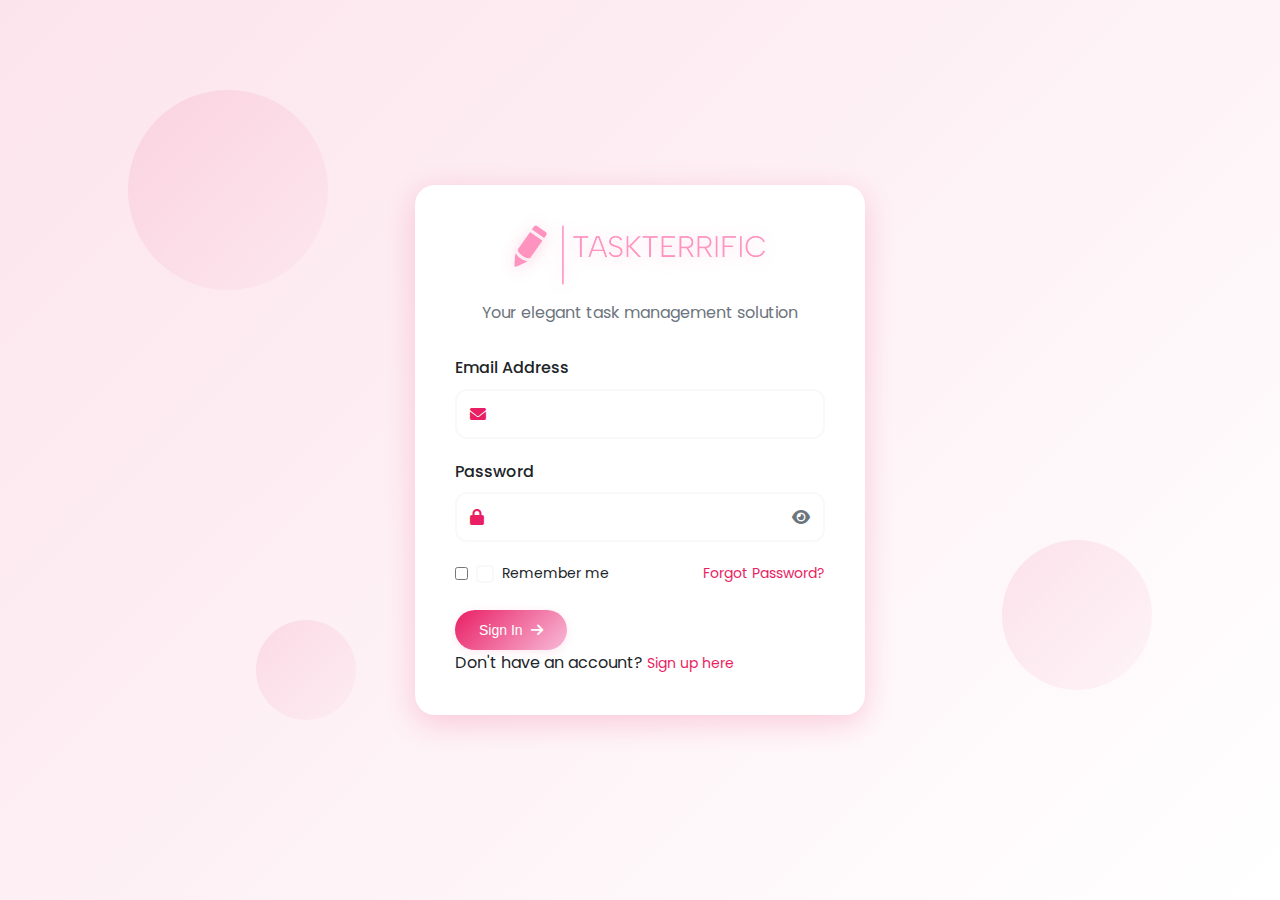
<file: index.html>
<!DOCTYPE html>
<html lang="en">
<head>
    <meta charset="UTF-8">
    <meta name="viewport" content="width=device-width, initial-scale=1.0">
    <title>Taskterrific - Login</title>
    <link rel="stylesheet" href="styles.css">
    <link href="https://fonts.googleapis.com/css2?family=Poppins:wght@300;400;500;600;700&display=swap" rel="stylesheet">
    <link rel="stylesheet" href="https://cdnjs.cloudflare.com/ajax/libs/font-awesome/6.0.0/css/all.min.css">
</head>
<body>
    <div class="login-container">
        <div class="login-card">
            <div class="login-header">
                <div class="logo-container">
                    <img src="taskterrific-high-resolution-logo-transparent.png" alt="Taskterrific" class="logo-image">
                </div>
                <p class="subtitle">Your elegant task management solution</p>
            </div>
            
            <form class="login-form" id="loginForm">
                <div class="form-group">
                    <label for="email">Email Address</label>
                    <div class="input-wrapper">
                        <i class="fas fa-envelope"></i>
                        <input type="email" id="email" name="email" required>
                    </div>
                </div>
                
                <div class="form-group">
                    <label for="password">Password</label>
                    <div class="input-wrapper">
                        <i class="fas fa-lock"></i>
                        <input type="password" id="password" name="password" required>
                        <i class="fas fa-eye toggle-password" onclick="togglePassword('password')"></i>
                    </div>
                </div>
                
                <div class="form-options">
                    <label class="remember-me">
                        <input type="checkbox" id="remember">
                        <span class="checkmark"></span>
                        Remember me
                    </label>
                    <a href="#" class="forgot-password">Forgot Password?</a>
                </div>
                
                <button type="submit" class="btn-primary">
                    <span>Sign In</span>
                    <i class="fas fa-arrow-right"></i>
                </button>
            </form>
            
            <div class="login-footer">
                <p>Don't have an account? <a href="signup.html" class="signup-link">Sign up here</a></p>
            </div>
        </div>
        
        <div class="background-decoration">
            <div class="circle circle-1"></div>
            <div class="circle circle-2"></div>
            <div class="circle circle-3"></div>
        </div>
    </div>
    
    <script src="script.js"></script>
</body>
</html>
</file>
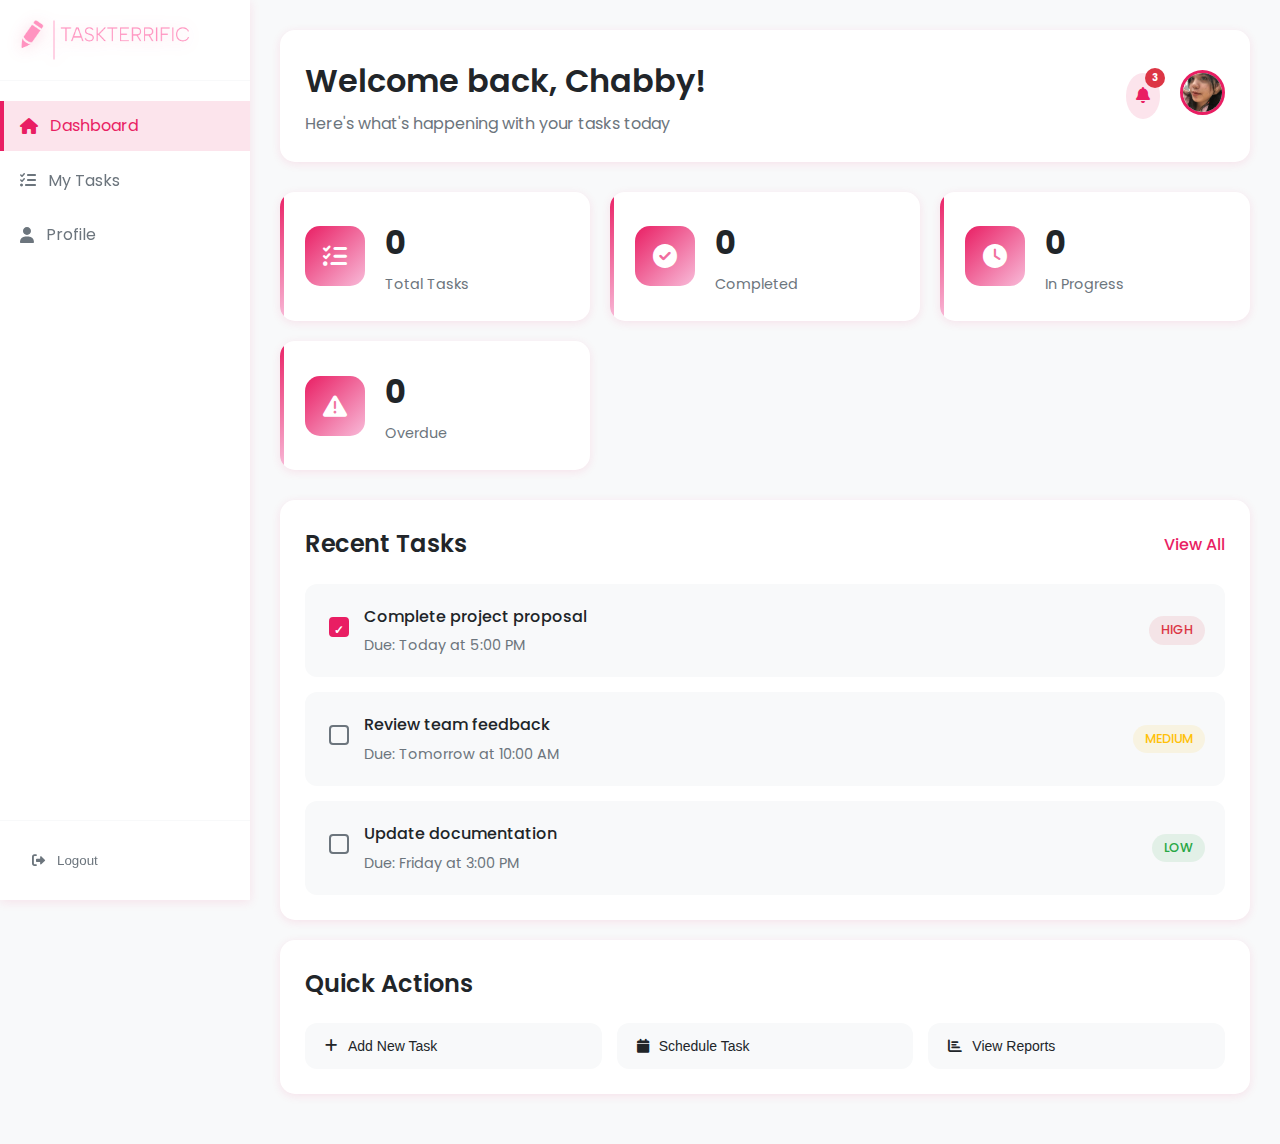
<file: dashboard.html>
<!DOCTYPE html>
<html lang="en">
<head>
    <meta charset="UTF-8">
    <meta name="viewport" content="width=device-width, initial-scale=1.0">
    <title>Taskterrific - Dashboard</title>
    <link rel="stylesheet" href="styles.css">
    <link href="https://fonts.googleapis.com/css2?family=Poppins:wght@300;400;500;600;700&display=swap" rel="stylesheet">
    <link rel="stylesheet" href="https://cdnjs.cloudflare.com/ajax/libs/font-awesome/6.0.0/css/all.min.css">
</head>
<body>
    <div class="dashboard-container">
        <!-- Sidebar -->
        <nav class="sidebar">
            <div class="sidebar-header">
                <div class="logo-container">
                    <img src="taskterrific-high-resolution-logo-transparent.png" alt="Taskterrific" class="logo-image">
                </div>
            </div>
            
            <ul class="nav-menu">
                <li class="nav-item active">
                    <a href="dashboard.html" class="nav-link">
                        <i class="fas fa-home"></i>
                        <span>Dashboard</span>
                    </a>
                </li>
                <li class="nav-item">
                    <a href="my-tasks.html" class="nav-link">
                        <i class="fas fa-tasks"></i>
                        <span>My Tasks</span>
                    </a>
                </li>
                <li class="nav-item">
                    <a href="profile.html" class="nav-link">
                        <i class="fas fa-user"></i>
                        <span>Profile</span>
                    </a>
                </li>
            </ul>
            
            <div class="sidebar-footer">
                <button class="logout-btn" onclick="logout()">
                    <i class="fas fa-sign-out-alt"></i>
                    <span>Logout</span>
                </button>
            </div>
        </nav>
        
        <!-- Main Content -->
        <main class="main-content">
            <header class="main-header">
                <div class="header-left">
                    <h1>Welcome back, Chabby!</h1>
                    <p>Here's what's happening with your tasks today</p>
                </div>
                <div class="header-right">
                    <div class="notification-bell">
                        <i class="fas fa-bell"></i>
                        <span class="notification-badge">3</span>
                    </div>
                    <div class="user-avatar" onclick="window.location.href='profile.html'">
                        <img src="chabby.jpg" alt="Profile" class="avatar-img">
                    </div>
                </div>
            </header>
            
            <!-- Stats Cards -->
            <div class="stats-grid">
                <div class="stat-card">
                    <div class="stat-icon">
                        <i class="fas fa-tasks"></i>
                    </div>
                    <div class="stat-content">
                        <h3>12</h3>
                        <p>Total Tasks</p>
                    </div>
                </div>
                
                <div class="stat-card">
                    <div class="stat-icon">
                        <i class="fas fa-check-circle"></i>
                    </div>
                    <div class="stat-content">
                        <h3>8</h3>
                        <p>Completed</p>
                    </div>
                </div>
                
                <div class="stat-card">
                    <div class="stat-icon">
                        <i class="fas fa-clock"></i>
                    </div>
                    <div class="stat-content">
                        <h3>3</h3>
                        <p>In Progress</p>
                    </div>
                </div>
                
                <div class="stat-card">
                    <div class="stat-icon">
                        <i class="fas fa-exclamation-triangle"></i>
                    </div>
                    <div class="stat-content">
                        <h3>1</h3>
                        <p>Overdue</p>
                    </div>
                </div>
            </div>
            
            <!-- Recent Tasks -->
            <div class="content-section">
                <div class="section-header">
                    <h2>Recent Tasks</h2>
                    <a href="my-tasks.html" class="view-all-btn">View All</a>
                </div>
                
                <div class="tasks-list">
                    <div class="task-item">
                        <div class="task-checkbox">
                            <input type="checkbox" id="task1" checked>
                            <label for="task1"></label>
                        </div>
                        <div class="task-content">
                            <h4>Complete project proposal</h4>
                            <p>Due: Today at 5:00 PM</p>
                        </div>
                        <div class="task-priority high">High</div>
                    </div>
                    
                    <div class="task-item">
                        <div class="task-checkbox">
                            <input type="checkbox" id="task2">
                            <label for="task2"></label>
                        </div>
                        <div class="task-content">
                            <h4>Review team feedback</h4>
                            <p>Due: Tomorrow at 10:00 AM</p>
                        </div>
                        <div class="task-priority medium">Medium</div>
                    </div>
                    
                    <div class="task-item">
                        <div class="task-checkbox">
                            <input type="checkbox" id="task3">
                            <label for="task3"></label>
                        </div>
                        <div class="task-content">
                            <h4>Update documentation</h4>
                            <p>Due: Friday at 3:00 PM</p>
                        </div>
                        <div class="task-priority low">Low</div>
                    </div>
                </div>
            </div>
            
            <!-- Quick Actions -->
            <div class="content-section">
                <div class="section-header">
                    <h2>Quick Actions</h2>
                </div>
                
                <div class="quick-actions">
                    <button class="action-btn" onclick="window.location.href='my-tasks.html'">
                        <i class="fas fa-plus"></i>
                        <span>Add New Task</span>
                    </button>
                    <button class="action-btn">
                        <i class="fas fa-calendar"></i>
                        <span>Schedule Task</span>
                    </button>
                    <button class="action-btn">
                        <i class="fas fa-chart-bar"></i>
                        <span>View Reports</span>
                    </button>
                </div>
            </div>
        </main>
    </div>
    
    <script src="script.js"></script>
</body>
</html>
</file>
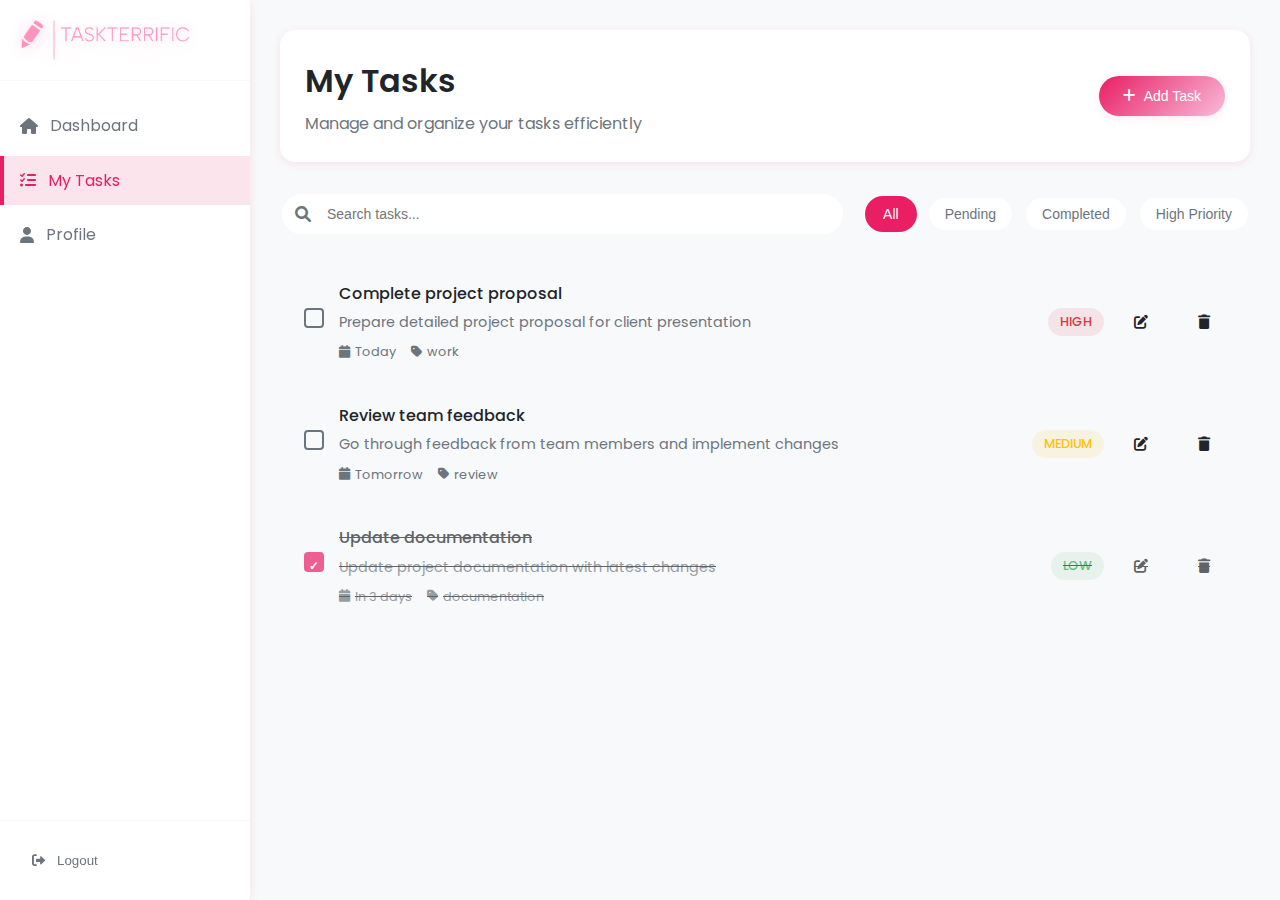
<file: my-tasks.html>
<!DOCTYPE html>
<html lang="en">
<head>
    <meta charset="UTF-8">
    <meta name="viewport" content="width=device-width, initial-scale=1.0">
    <title>Taskterrific - My Tasks</title>
    <link rel="stylesheet" href="styles.css">
    <link href="https://fonts.googleapis.com/css2?family=Poppins:wght@300;400;500;600;700&display=swap" rel="stylesheet">
    <link rel="stylesheet" href="https://cdnjs.cloudflare.com/ajax/libs/font-awesome/6.0.0/css/all.min.css">
</head>
<body>
    <div class="dashboard-container">
        <!-- Sidebar -->
        <nav class="sidebar">
            <div class="sidebar-header">
                <div class="logo-container">
                    <img src="taskterrific-high-resolution-logo-transparent.png" alt="Taskterrific" class="logo-image">
                </div>
            </div>
            
            <ul class="nav-menu">
                <li class="nav-item">
                    <a href="dashboard.html" class="nav-link">
                        <i class="fas fa-home"></i>
                        <span>Dashboard</span>
                    </a>
                </li>
                <li class="nav-item active">
                    <a href="my-tasks.html" class="nav-link">
                        <i class="fas fa-tasks"></i>
                        <span>My Tasks</span>
                    </a>
                </li>
                <li class="nav-item">
                    <a href="profile.html" class="nav-link">
                        <i class="fas fa-user"></i>
                        <span>Profile</span>
                    </a>
                </li>
            </ul>
            
            <div class="sidebar-footer">
                <button class="logout-btn" onclick="logout()">
                    <i class="fas fa-sign-out-alt"></i>
                    <span>Logout</span>
                </button>
            </div>
        </nav>
        
        <!-- Main Content -->
        <main class="main-content">
            <header class="main-header">
                <div class="header-left">
                    <h1>My Tasks</h1>
                    <p>Manage and organize your tasks efficiently</p>
                </div>
                <div class="header-right">
                    <button class="btn-primary" onclick="openAddTaskModal()">
                        <i class="fas fa-plus"></i>
                        <span>Add Task</span>
                    </button>
                </div>
            </header>
            
            <!-- Filter and Search -->
            <div class="tasks-controls">
                <div class="search-box">
                    <i class="fas fa-search"></i>
                    <input type="text" placeholder="Search tasks..." id="searchInput">
                </div>
                
                <div class="filter-buttons">
                    <button class="filter-btn active" data-filter="all">All</button>
                    <button class="filter-btn" data-filter="pending">Pending</button>
                    <button class="filter-btn" data-filter="completed">Completed</button>
                    <button class="filter-btn" data-filter="high">High Priority</button>
                </div>
            </div>
            
            <!-- Tasks List -->
            <div class="tasks-container">
                <div class="task-item" data-priority="high" data-status="pending">
                    <div class="task-checkbox">
                        <input type="checkbox" id="task1" onchange="toggleTask(this)">
                        <label for="task1"></label>
                    </div>
                    <div class="task-content">
                        <h4>Complete project proposal</h4>
                        <p>Prepare detailed project proposal for client presentation</p>
                        <div class="task-meta">
                            <span class="task-date"><i class="fas fa-calendar"></i> Today, 5:00 PM</span>
                            <span class="task-category"><i class="fas fa-tag"></i> Work</span>
                        </div>
                    </div>
                    <div class="task-actions">
                        <div class="task-priority high">High</div>
                        <button class="action-btn" onclick="editTask(1)">
                            <i class="fas fa-edit"></i>
                        </button>
                        <button class="action-btn delete" onclick="deleteTask(1)">
                            <i class="fas fa-trash"></i>
                        </button>
                    </div>
                </div>
                
                <div class="task-item" data-priority="medium" data-status="pending">
                    <div class="task-checkbox">
                        <input type="checkbox" id="task2" onchange="toggleTask(this)">
                        <label for="task2"></label>
                    </div>
                    <div class="task-content">
                        <h4>Review team feedback</h4>
                        <p>Go through feedback from team members and implement changes</p>
                        <div class="task-meta">
                            <span class="task-date"><i class="fas fa-calendar"></i> Tomorrow, 10:00 AM</span>
                            <span class="task-category"><i class="fas fa-tag"></i> Review</span>
                        </div>
                    </div>
                    <div class="task-actions">
                        <div class="task-priority medium">Medium</div>
                        <button class="action-btn" onclick="editTask(2)">
                            <i class="fas fa-edit"></i>
                        </button>
                        <button class="action-btn delete" onclick="deleteTask(2)">
                            <i class="fas fa-trash"></i>
                        </button>
                    </div>
                </div>
                
                <div class="task-item" data-priority="low" data-status="completed">
                    <div class="task-checkbox">
                        <input type="checkbox" id="task3" checked onchange="toggleTask(this)">
                        <label for="task3"></label>
                    </div>
                    <div class="task-content">
                        <h4>Update documentation</h4>
                        <p>Update project documentation with latest changes</p>
                        <div class="task-meta">
                            <span class="task-date"><i class="fas fa-calendar"></i> Friday, 3:00 PM</span>
                            <span class="task-category"><i class="fas fa-tag"></i> Documentation</span>
                        </div>
                    </div>
                    <div class="task-actions">
                        <div class="task-priority low">Low</div>
                        <button class="action-btn" onclick="editTask(3)">
                            <i class="fas fa-edit"></i>
                        </button>
                        <button class="action-btn delete" onclick="deleteTask(3)">
                            <i class="fas fa-trash"></i>
                        </button>
                    </div>
                </div>
            </div>
        </main>
    </div>
    
    <!-- Add/Edit Task Modal -->
    <div class="modal" id="taskModal">
        <div class="modal-content">
            <div class="modal-header">
                <h3 id="modalTitle">Add New Task</h3>
                <button class="close-btn" onclick="closeTaskModal()">
                    <i class="fas fa-times"></i>
                </button>
            </div>
            
            <form class="modal-form" id="taskForm">
                <div class="form-group">
                    <label for="taskTitle">Task Title</label>
                    <input type="text" id="taskTitle" name="title" required>
                </div>
                
                <div class="form-group">
                    <label for="taskDescription">Description</label>
                    <textarea id="taskDescription" name="description" rows="3"></textarea>
                </div>
                
                <div class="form-row">
                    <div class="form-group">
                        <label for="taskPriority">Priority</label>
                        <select id="taskPriority" name="priority">
                            <option value="low">Low</option>
                            <option value="medium">Medium</option>
                            <option value="high">High</option>
                        </select>
                    </div>
                    
                    <div class="form-group">
                        <label for="taskCategory">Category</label>
                        <select id="taskCategory" name="category">
                            <option value="work">Work</option>
                            <option value="personal">Personal</option>
                            <option value="review">Review</option>
                            <option value="documentation">Documentation</option>
                        </select>
                    </div>
                </div>
                
                <div class="form-group">
                    <label for="taskDate">Due Date</label>
                    <input type="datetime-local" id="taskDate" name="dueDate">
                </div>
                
                <div class="modal-actions">
                    <button type="button" class="btn-secondary" onclick="closeTaskModal()">Cancel</button>
                    <button type="submit" class="btn-primary">Save Task</button>
                </div>
            </form>
        </div>
    </div>
    
    <script src="script.js"></script>
</body>
</html>
</file>
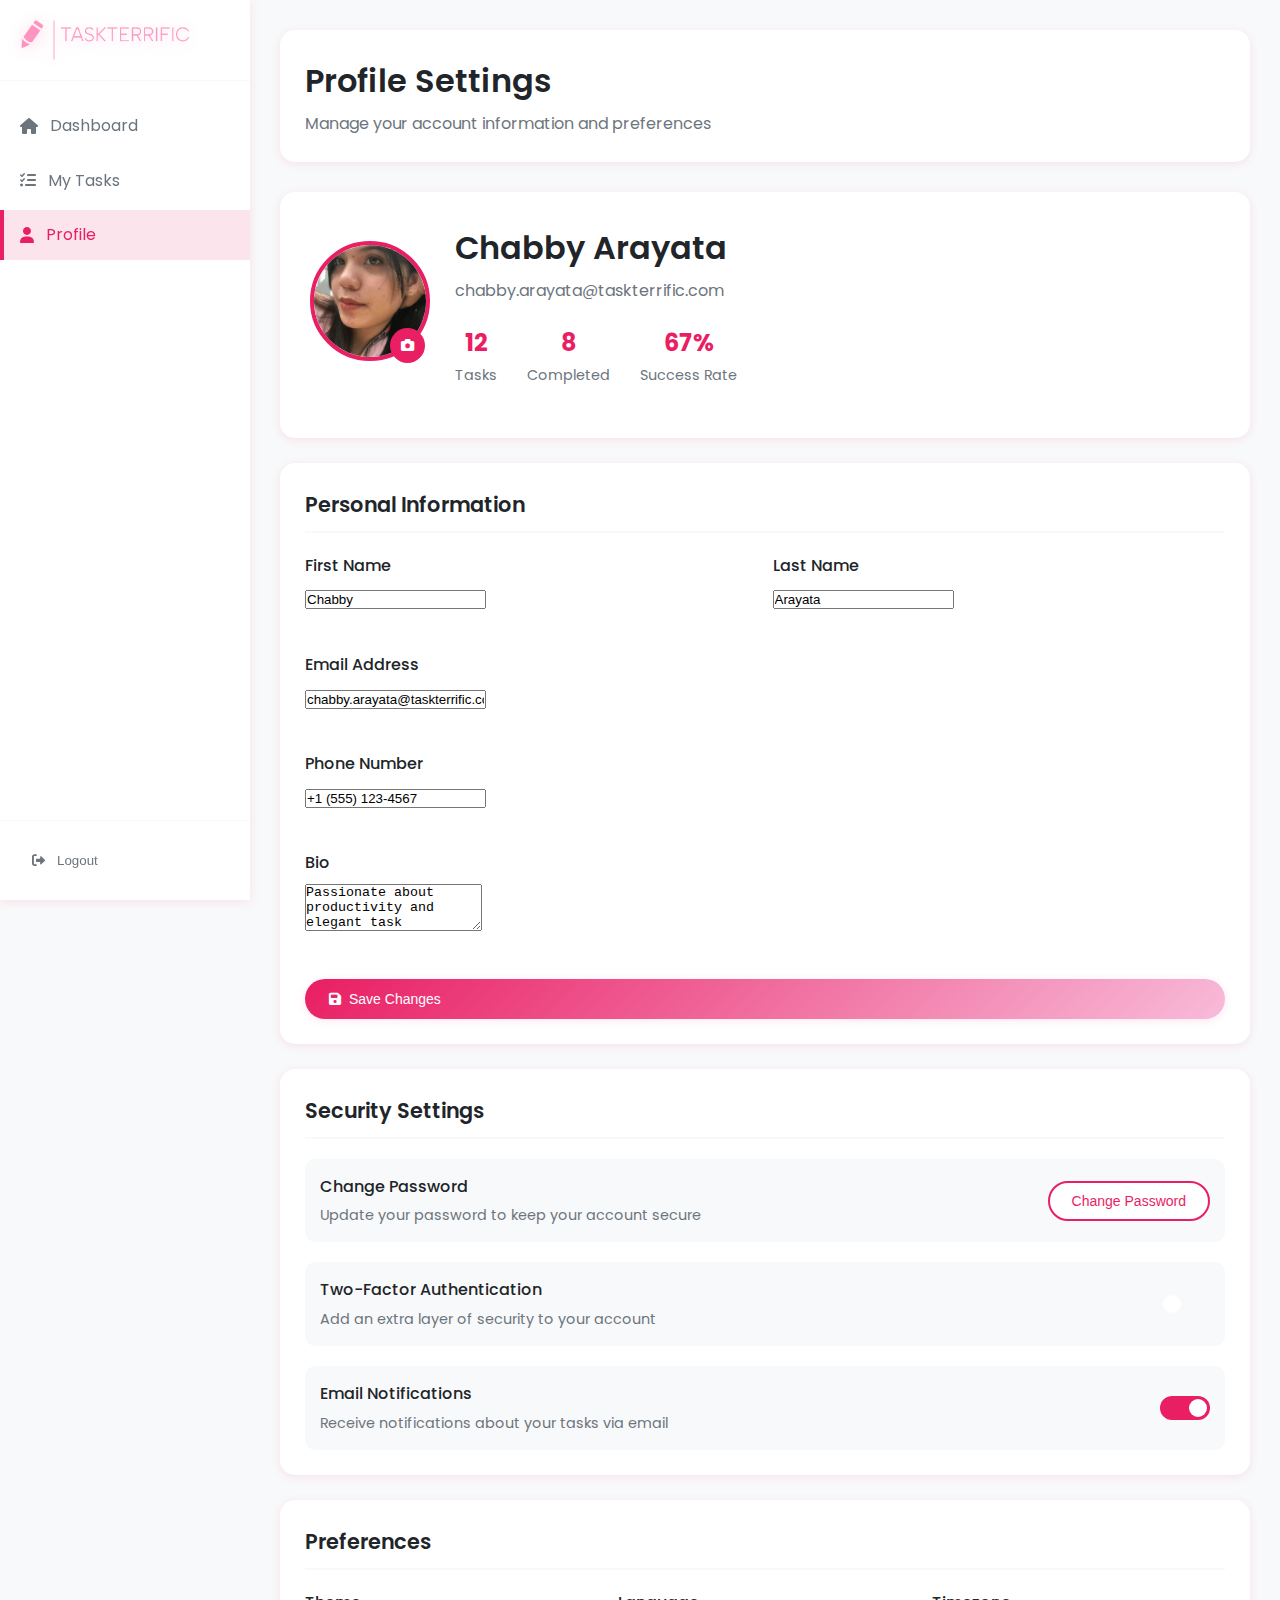
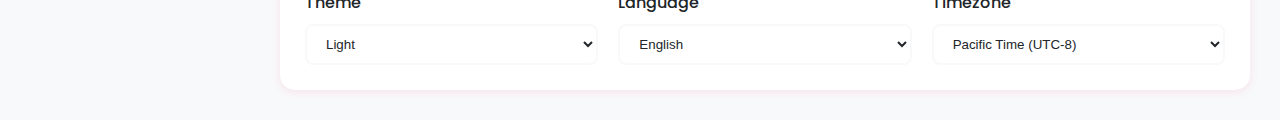
<file: profile.html>
<!DOCTYPE html>
<html lang="en">
<head>
    <meta charset="UTF-8">
    <meta name="viewport" content="width=device-width, initial-scale=1.0">
    <title>Taskterrific - Profile</title>
    <link rel="stylesheet" href="styles.css">
    <link href="https://fonts.googleapis.com/css2?family=Poppins:wght@300;400;500;600;700&display=swap" rel="stylesheet">
    <link rel="stylesheet" href="https://cdnjs.cloudflare.com/ajax/libs/font-awesome/6.0.0/css/all.min.css">
</head>
<body>
    <div class="dashboard-container">
        <!-- Sidebar -->
        <nav class="sidebar">
            <div class="sidebar-header">
                <div class="logo-container">
                    <img src="taskterrific-high-resolution-logo-transparent.png" alt="Taskterrific" class="logo-image">
                </div>
            </div>
            
            <ul class="nav-menu">
                <li class="nav-item">
                    <a href="dashboard.html" class="nav-link">
                        <i class="fas fa-home"></i>
                        <span>Dashboard</span>
                    </a>
                </li>
                <li class="nav-item">
                    <a href="my-tasks.html" class="nav-link">
                        <i class="fas fa-tasks"></i>
                        <span>My Tasks</span>
                    </a>
                </li>
                <li class="nav-item active">
                    <a href="profile.html" class="nav-link">
                        <i class="fas fa-user"></i>
                        <span>Profile</span>
                    </a>
                </li>
            </ul>
            
            <div class="sidebar-footer">
                <button class="logout-btn" onclick="logout()">
                    <i class="fas fa-sign-out-alt"></i>
                    <span>Logout</span>
                </button>
            </div>
        </nav>
        
        <!-- Main Content -->
        <main class="main-content">
            <header class="main-header">
                <div class="header-left">
                    <h1>Profile Settings</h1>
                    <p>Manage your account information and preferences</p>
                </div>
            </header>
            
            <div class="profile-container">
                <!-- Profile Card -->
                <div class="profile-card">
                    <div class="profile-header">
                        <div class="profile-avatar">
                            <img src="chabby.jpg" alt="Chabby Arayata" class="avatar-img">
                            <button class="avatar-edit-btn" onclick="changeAvatar()">
                                <i class="fas fa-camera"></i>
                            </button>
                        </div>
                        <div class="profile-info">
                            <h2>Chabby Arayata</h2>
                            <p class="profile-email">chabby.arayata@taskterrific.com</p>
                            <div class="profile-stats">
                                <div class="stat">
                                    <span class="stat-number">12</span>
                                    <span class="stat-label">Tasks</span>
                                </div>
                                <div class="stat">
                                    <span class="stat-number">8</span>
                                    <span class="stat-label">Completed</span>
                                </div>
                                <div class="stat">
                                    <span class="stat-number">67%</span>
                                    <span class="stat-label">Success Rate</span>
                                </div>
                            </div>
                        </div>
                    </div>
                </div>
                
                <!-- Profile Settings -->
                <div class="settings-section">
                    <h3>Personal Information</h3>
                    <form class="profile-form" id="profileForm">
                        <div class="form-row">
                            <div class="form-group">
                                <label for="firstName">First Name</label>
                                <input type="text" id="firstName" name="firstName" value="Chabby" required>
                            </div>
                            <div class="form-group">
                                <label for="lastName">Last Name</label>
                                <input type="text" id="lastName" name="lastName" value="Arayata" required>
                            </div>
                        </div>
                        
                        <div class="form-group">
                            <label for="email">Email Address</label>
                            <input type="email" id="email" name="email" value="chabby.arayata@taskterrific.com" required>
                        </div>
                        
                        <div class="form-group">
                            <label for="phone">Phone Number</label>
                            <input type="tel" id="phone" name="phone" value="+1 (555) 123-4567">
                        </div>
                        
                        <div class="form-group">
                            <label for="bio">Bio</label>
                            <textarea id="bio" name="bio" rows="3" placeholder="Tell us about yourself...">Passionate about productivity and elegant task management. Always striving to stay organized and efficient in both personal and professional life.</textarea>
                        </div>
                        
                        <button type="submit" class="btn-primary">
                            <i class="fas fa-save"></i>
                            <span>Save Changes</span>
                        </button>
                    </form>
                </div>
                
                <!-- Security Settings -->
                <div class="settings-section">
                    <h3>Security Settings</h3>
                    <div class="security-options">
                        <div class="security-item">
                            <div class="security-info">
                                <h4>Change Password</h4>
                                <p>Update your password to keep your account secure</p>
                            </div>
                            <button class="btn-secondary" onclick="openChangePasswordModal()">
                                Change Password
                            </button>
                        </div>
                        
                        <div class="security-item">
                            <div class="security-info">
                                <h4>Two-Factor Authentication</h4>
                                <p>Add an extra layer of security to your account</p>
                            </div>
                            <label class="toggle-switch">
                                <input type="checkbox" id="twoFactor">
                                <span class="slider"></span>
                            </label>
                        </div>
                        
                        <div class="security-item">
                            <div class="security-info">
                                <h4>Email Notifications</h4>
                                <p>Receive notifications about your tasks via email</p>
                            </div>
                            <label class="toggle-switch">
                                <input type="checkbox" id="emailNotifications" checked>
                                <span class="slider"></span>
                            </label>
                        </div>
                    </div>
                </div>
                
                <!-- Preferences -->
                <div class="settings-section">
                    <h3>Preferences</h3>
                    <div class="preferences-grid">
                        <div class="preference-item">
                            <label for="theme">Theme</label>
                            <select id="theme" name="theme">
                                <option value="light">Light</option>
                                <option value="dark">Dark</option>
                                <option value="auto">Auto</option>
                            </select>
                        </div>
                        
                        <div class="preference-item">
                            <label for="language">Language</label>
                            <select id="language" name="language">
                                <option value="en">English</option>
                                <option value="es">Spanish</option>
                                <option value="fr">French</option>
                            </select>
                        </div>
                        
                        <div class="preference-item">
                            <label for="timezone">Timezone</label>
                            <select id="timezone" name="timezone">
                                <option value="UTC-8">Pacific Time (UTC-8)</option>
                                <option value="UTC-5">Eastern Time (UTC-5)</option>
                                <option value="UTC+0">UTC</option>
                            </select>
                        </div>
                    </div>
                </div>
            </div>
        </main>
    </div>
    
    <!-- Change Password Modal -->
    <div class="modal" id="passwordModal">
        <div class="modal-content">
            <div class="modal-header">
                <h3>Change Password</h3>
                <button class="close-btn" onclick="closePasswordModal()">
                    <i class="fas fa-times"></i>
                </button>
            </div>
            
            <form class="modal-form" id="passwordForm">
                <div class="form-group">
                    <label for="currentPassword">Current Password</label>
                    <div class="input-wrapper">
                        <i class="fas fa-lock"></i>
                        <input type="password" id="currentPassword" name="currentPassword" required>
                        <i class="fas fa-eye toggle-password" onclick="togglePassword('currentPassword')"></i>
                    </div>
                </div>
                
                <div class="form-group">
                    <label for="newPassword">New Password</label>
                    <div class="input-wrapper">
                        <i class="fas fa-lock"></i>
                        <input type="password" id="newPassword" name="newPassword" required>
                        <i class="fas fa-eye toggle-password" onclick="togglePassword('newPassword')"></i>
                    </div>
                    <div class="password-requirements">
                        <div class="requirement" id="new-length-req">
                            <i class="fas fa-times"></i>
                            <span>At least 8 characters</span>
                        </div>
                        <div class="requirement" id="new-capital-req">
                            <i class="fas fa-times"></i>
                            <span>One uppercase letter</span>
                        </div>
                        <div class="requirement" id="new-symbol-req">
                            <i class="fas fa-times"></i>
                            <span>One special character</span>
                        </div>
                    </div>
                </div>
                
                <div class="form-group">
                    <label for="confirmNewPassword">Confirm New Password</label>
                    <div class="input-wrapper">
                        <i class="fas fa-lock"></i>
                        <input type="password" id="confirmNewPassword" name="confirmNewPassword" required>
                        <i class="fas fa-eye toggle-password" onclick="togglePassword('confirmNewPassword')"></i>
                    </div>
                </div>
                
                <div class="modal-actions">
                    <button type="button" class="btn-secondary" onclick="closePasswordModal()">Cancel</button>
                    <button type="submit" class="btn-primary">Update Password</button>
                </div>
            </form>
        </div>
    </div>
    
    <script src="script.js"></script>
</body>
</html>
</file>
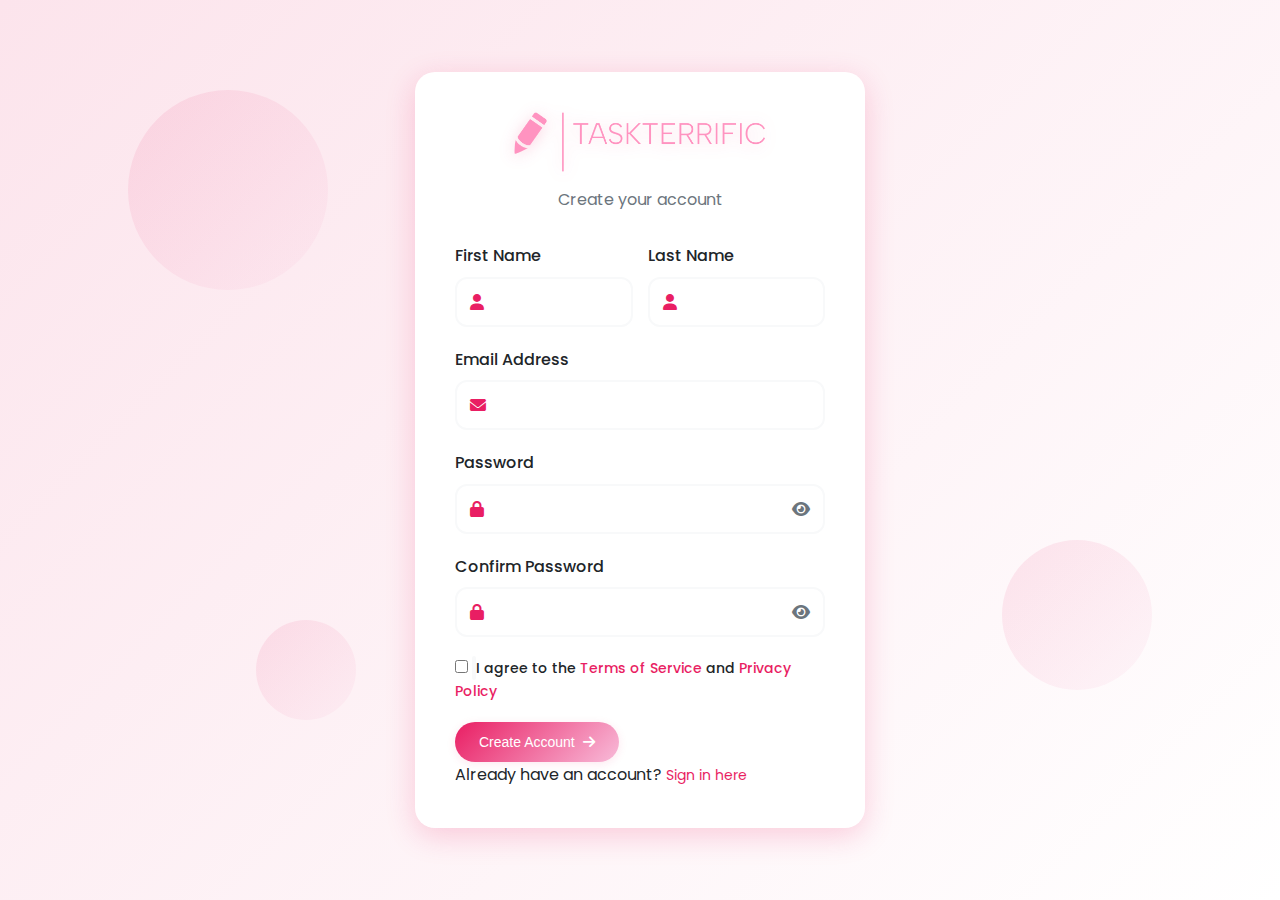
<file: signup.html>
<!DOCTYPE html>
<html lang="en">
<head>
    <meta charset="UTF-8">
    <meta name="viewport" content="width=device-width, initial-scale=1.0">
    <title>Taskterrific - Sign Up</title>
    <link rel="stylesheet" href="styles.css">
    <link href="https://fonts.googleapis.com/css2?family=Poppins:wght@300;400;500;600;700&display=swap" rel="stylesheet">
    <link rel="stylesheet" href="https://cdnjs.cloudflare.com/ajax/libs/font-awesome/6.0.0/css/all.min.css">
</head>
<body>
    <div class="signup-container">
        <div class="signup-card">
            <div class="signup-header">
                <div class="logo-container">
                    <img src="taskterrific-high-resolution-logo-transparent.png" alt="Taskterrific" class="logo-image">
                </div>
                <p class="subtitle">Create your account</p>
            </div>
            
            <form class="signup-form" id="signupForm">
                <div class="form-row">
                    <div class="form-group">
                        <label for="firstName">First Name</label>
                        <div class="input-wrapper">
                            <i class="fas fa-user"></i>
                            <input type="text" id="firstName" name="firstName" required>
                        </div>
                    </div>
                    
                    <div class="form-group">
                        <label for="lastName">Last Name</label>
                        <div class="input-wrapper">
                            <i class="fas fa-user"></i>
                            <input type="text" id="lastName" name="lastName" required>
                        </div>
                    </div>
                </div>
                
                <div class="form-group">
                    <label for="email">Email Address</label>
                    <div class="input-wrapper">
                        <i class="fas fa-envelope"></i>
                        <input type="email" id="email" name="email" required>
                    </div>
                </div>
                
                <div class="form-group">
                    <label for="password">Password</label>
                    <div class="input-wrapper">
                        <i class="fas fa-lock"></i>
                        <input type="password" id="password" name="password" required>
                        <i class="fas fa-eye toggle-password" onclick="togglePassword('password')"></i>
                    </div>
                    <div class="password-requirements" style="display: none;">
                        <div class="requirement" id="length-req">
                            <i class="fas fa-times"></i>
                            <span>At least 8 characters</span>
                        </div>
                        <div class="requirement" id="capital-req">
                            <i class="fas fa-times"></i>
                            <span>One uppercase letter</span>
                        </div>
                        <div class="requirement" id="symbol-req">
                            <i class="fas fa-times"></i>
                            <span>One special character</span>
                        </div>
                    </div>
                </div>
                
                <div class="form-group">
                    <label for="confirmPassword">Confirm Password</label>
                    <div class="input-wrapper">
                        <i class="fas fa-lock"></i>
                        <input type="password" id="confirmPassword" name="confirmPassword" required>
                        <i class="fas fa-eye toggle-password" onclick="togglePassword('confirmPassword')"></i>
                    </div>
                </div>
                
                <div class="form-group">
                    <label class="terms-checkbox">
                        <input type="checkbox" id="terms" required>
                        <span class="checkmark"></span>
                        I agree to the <a href="#" class="terms-link">Terms of Service</a> and <a href="#" class="terms-link">Privacy Policy</a>
                    </label>
                </div>
                
                <button type="submit" class="btn-primary">
                    <span>Create Account</span>
                    <i class="fas fa-arrow-right"></i>
                </button>
            </form>
            
            <div class="signup-footer">
                <p>Already have an account? <a href="index.html" class="login-link">Sign in here</a></p>
            </div>
        </div>
        
        <div class="background-decoration">
            <div class="circle circle-1"></div>
            <div class="circle circle-2"></div>
            <div class="circle circle-3"></div>
        </div>
    </div>
    
    <script src="script.js"></script>
</body>
</html>
</file>
<file: styles.css>
/* Reset and Base Styles */
* {
    margin: 0;
    padding: 0;
    box-sizing: border-box;
}

:root {
    /* Pink Color Palette */
    --primary-pink: #E91E63;
    --light-pink: #F8BBD9;
    --dark-pink: #C2185B;
    --accent-pink: #FCE4EC;
    --gradient-pink: linear-gradient(135deg, #E91E63, #F8BBD9);
    --gradient-light: linear-gradient(135deg, #FCE4EC, #FFFFFF);
    
    /* Neutral Colors */
    --white: #FFFFFF;
    --light-gray: #F8F9FA;
    --medium-gray: #6C757D;
    --dark-gray: #343A40;
    --text-dark: #212529;
    --text-light: #6C757D;
    
    /* Status Colors */
    --success: #28A745;
    --warning: #FFC107;
    --danger: #DC3545;
    --info: #17A2B8;
    
    /* Shadows */
    --shadow-light: 0 2px 10px rgba(233, 30, 99, 0.1);
    --shadow-medium: 0 4px 20px rgba(233, 30, 99, 0.15);
    --shadow-heavy: 0 8px 30px rgba(233, 30, 99, 0.2);
    
    /* Transitions */
    --transition-fast: 0.2s ease;
    --transition-medium: 0.3s ease;
    --transition-slow: 0.5s ease;
}

body {
    font-family: 'Poppins', sans-serif;
    background: var(--gradient-light);
    color: var(--text-dark);
    line-height: 1.6;
    overflow-x: hidden;
}

/* Utility Classes */
.btn-primary {
    background: var(--gradient-pink);
    color: var(--white);
    border: none;
    padding: 12px 24px;
    border-radius: 25px;
    font-weight: 500;
    cursor: pointer;
    transition: all var(--transition-medium);
    display: inline-flex;
    align-items: center;
    gap: 8px;
    text-decoration: none;
    font-size: 14px;
    box-shadow: var(--shadow-light);
}

.btn-primary:hover {
    transform: translateY(-2px);
    box-shadow: var(--shadow-medium);
}

.btn-secondary {
    background: var(--white);
    color: var(--primary-pink);
    border: 2px solid var(--primary-pink);
    padding: 10px 22px;
    border-radius: 25px;
    font-weight: 500;
    cursor: pointer;
    transition: all var(--transition-medium);
    display: inline-flex;
    align-items: center;
    gap: 8px;
    text-decoration: none;
    font-size: 14px;
}

.btn-secondary:hover {
    background: var(--primary-pink);
    color: var(--white);
    transform: translateY(-2px);
}

/* Login/Signup Pages */
.login-container, .signup-container {
    min-height: 100vh;
    display: flex;
    align-items: center;
    justify-content: center;
    padding: 20px;
    position: relative;
    overflow: hidden;
}

.login-card, .signup-card {
    background: var(--white);
    padding: 40px;
    border-radius: 20px;
    box-shadow: var(--shadow-heavy);
    width: 100%;
    max-width: 450px;
    position: relative;
    z-index: 2;
    animation: slideUp 0.6s ease;
}

@keyframes slideUp {
    from {
        opacity: 0;
        transform: translateY(30px);
    }
    to {
        opacity: 1;
        transform: translateY(0);
    }
}

.login-header, .signup-header {
    text-align: center;
    margin-bottom: 30px;
}

.logo {
    font-size: 2.5rem;
    font-weight: 700;
    background: var(--gradient-pink);
    -webkit-background-clip: text;
    -webkit-text-fill-color: transparent;
    background-clip: text;
    margin-bottom: 10px;
    animation: fadeIn 0.8s ease;
}

/* Logo Image Styles */
.logo-container {
    display: flex;
    justify-content: center;
    align-items: center;
    margin-bottom: 15px;
    animation: fadeIn 0.8s ease;
}

.logo-image {
    max-height: 60px;
    width: auto;
    object-fit: contain;
    filter: drop-shadow(0 2px 8px rgba(233, 30, 99, 0.2));
    transition: all var(--transition-medium);
}

.logo-image:hover {
    transform: scale(1.05);
    filter: drop-shadow(0 4px 12px rgba(233, 30, 99, 0.3));
}

/* Sidebar Logo */
.sidebar-header .logo-container {
    justify-content: flex-start;
    margin-bottom: 0;
}

.sidebar-header .logo-image {
    max-height: 40px;
    max-width: 180px;
}

.subtitle {
    color: var(--text-light);
    font-size: 1rem;
    animation: fadeIn 0.8s ease 0.2s both;
}

@keyframes fadeIn {
    from { opacity: 0; }
    to { opacity: 1; }
}

/* Form Styles */
.form-group {
    margin-bottom: 20px;
}

.form-row {
    display: grid;
    grid-template-columns: 1fr 1fr;
    gap: 15px;
}

.form-group label {
    display: block;
    margin-bottom: 8px;
    font-weight: 500;
    color: var(--text-dark);
}

.input-wrapper {
    position: relative;
    display: flex;
    align-items: center;
}

.input-wrapper i {
    position: absolute;
    left: 15px;
    color: var(--primary-pink);
    z-index: 1;
}

.input-wrapper i.toggle-password {
    left: auto;
    right: 15px;
    color: var(--text-light);
}

.input-wrapper input,
.input-wrapper textarea,
.input-wrapper select {
    width: 100%;
    padding: 15px 15px 15px 45px;
    border: 2px solid var(--light-gray);
    border-radius: 12px;
    font-size: 14px;
    transition: all var(--transition-medium);
    background: var(--white);
}

.input-wrapper input:focus,
.input-wrapper textarea:focus,
.input-wrapper select:focus {
    outline: none;
    border-color: var(--primary-pink);
    box-shadow: 0 0 0 3px rgba(233, 30, 99, 0.1);
}

.input-wrapper input.valid {
    border-color: var(--success);
    box-shadow: 0 0 0 3px rgba(40, 167, 69, 0.1);
}

.input-wrapper i.toggle-password:hover {
    color: var(--primary-pink);
    cursor: pointer;
    transition: color var(--transition-fast);
}

/* Password Requirements */
.password-requirements {
    margin-top: 8px;
    display: flex;
    flex-direction: column;
    gap: 4px;
}

.requirement {
    display: flex;
    align-items: center;
    gap: 8px;
    font-size: 12px;
    color: var(--text-light);
    transition: all var(--transition-fast);
}

.requirement.valid {
    color: var(--success);
}

.requirement.valid i {
    color: var(--success);
}

.requirement i {
    font-size: 10px;
    transition: all var(--transition-fast);
}

/* Form Options */
.form-options {
    display: flex;
    justify-content: space-between;
    align-items: center;
    margin-bottom: 25px;
}

.remember-me, .terms-checkbox {
    display: flex;
    align-items: center;
    gap: 8px;
    cursor: pointer;
    font-size: 14px;
    color: var(--text-dark);
}

.remember-me input, .terms-checkbox input {
    width: auto;
    margin: 0;
}

.checkmark {
    width: 18px;
    height: 18px;
    border: 2px solid var(--light-gray);
    border-radius: 4px;
    position: relative;
    transition: all var(--transition-fast);
}

.remember-me input:checked + .checkmark,
.terms-checkbox input:checked + .checkmark {
    background: var(--primary-pink);
    border-color: var(--primary-pink);
}

.remember-me input:checked + .checkmark::after,
.terms-checkbox input:checked + .checkmark::after {
    content: '✓';
    position: absolute;
    top: 50%;
    left: 50%;
    transform: translate(-50%, -50%);
    color: var(--white);
    font-size: 12px;
    font-weight: bold;
}

.forgot-password, .signup-link, .login-link, .terms-link {
    color: var(--primary-pink);
    text-decoration: none;
    font-size: 14px;
    transition: color var(--transition-fast);
}

.forgot-password:hover, .signup-link:hover, .login-link:hover, .terms-link:hover {
    color: var(--dark-pink);
    text-decoration: underline;
}

/* Background Decoration */
.background-decoration {
    position: absolute;
    top: 0;
    left: 0;
    width: 100%;
    height: 100%;
    overflow: hidden;
    z-index: 1;
}

.circle {
    position: absolute;
    border-radius: 50%;
    background: var(--gradient-pink);
    opacity: 0.1;
    animation: float 6s ease-in-out infinite;
}

.circle-1 {
    width: 200px;
    height: 200px;
    top: 10%;
    left: 10%;
    animation-delay: 0s;
}

.circle-2 {
    width: 150px;
    height: 150px;
    top: 60%;
    right: 10%;
    animation-delay: 2s;
}

.circle-3 {
    width: 100px;
    height: 100px;
    bottom: 20%;
    left: 20%;
    animation-delay: 4s;
}

@keyframes float {
    0%, 100% { transform: translateY(0px) rotate(0deg); }
    50% { transform: translateY(-20px) rotate(180deg); }
}

/* Dashboard Layout */
.dashboard-container {
    display: flex;
    min-height: 100vh;
    background: var(--light-gray);
}

/* Sidebar */
.sidebar {
    width: 250px;
    background: var(--white);
    box-shadow: var(--shadow-light);
    display: flex;
    flex-direction: column;
    position: fixed;
    height: 100vh;
    z-index: 1000;
    transition: transform var(--transition-medium);
}

.sidebar-header {
    padding: 20px;
    border-bottom: 1px solid var(--light-gray);
}

.sidebar-header .logo {
    font-size: 1.5rem;
    margin: 0;
}

.nav-menu {
    list-style: none;
    padding: 20px 0;
    flex: 1;
}

.nav-item {
    margin-bottom: 5px;
}

.nav-link {
    display: flex;
    align-items: center;
    gap: 12px;
    padding: 12px 20px;
    color: var(--text-light);
    text-decoration: none;
    transition: all var(--transition-medium);
    position: relative;
}

.nav-link:hover {
    color: var(--primary-pink);
    background: var(--accent-pink);
}

.nav-item.active .nav-link {
    color: var(--primary-pink);
    background: var(--accent-pink);
}

.nav-item.active .nav-link::before {
    content: '';
    position: absolute;
    left: 0;
    top: 0;
    bottom: 0;
    width: 4px;
    background: var(--primary-pink);
}

.sidebar-footer {
    padding: 20px;
    border-top: 1px solid var(--light-gray);
}

.logout-btn {
    width: 100%;
    background: none;
    border: none;
    color: var(--text-light);
    display: flex;
    align-items: center;
    gap: 12px;
    padding: 12px;
    cursor: pointer;
    transition: all var(--transition-medium);
    border-radius: 8px;
}

.logout-btn:hover {
    color: var(--danger);
    background: rgba(220, 53, 69, 0.1);
}

/* Main Content */
.main-content {
    flex: 1;
    margin-left: 250px;
    padding: 30px;
    background: var(--light-gray);
    min-height: 100vh;
}

.main-header {
    display: flex;
    justify-content: space-between;
    align-items: center;
    margin-bottom: 30px;
    background: var(--white);
    padding: 25px;
    border-radius: 15px;
    box-shadow: var(--shadow-light);
}

.header-left h1 {
    font-size: 2rem;
    font-weight: 600;
    color: var(--text-dark);
    margin-bottom: 5px;
}

.header-left p {
    color: var(--text-light);
    font-size: 1rem;
}

.header-right {
    display: flex;
    align-items: center;
    gap: 20px;
}

.notification-bell {
    position: relative;
    cursor: pointer;
    padding: 10px;
    border-radius: 50%;
    background: var(--accent-pink);
    color: var(--primary-pink);
    transition: all var(--transition-medium);
}

.notification-bell:hover {
    background: var(--primary-pink);
    color: var(--white);
}

.notification-badge {
    position: absolute;
    top: -5px;
    right: -5px;
    background: var(--danger);
    color: var(--white);
    border-radius: 50%;
    width: 20px;
    height: 20px;
    display: flex;
    align-items: center;
    justify-content: center;
    font-size: 10px;
    font-weight: bold;
}

.user-avatar {
    cursor: pointer;
    transition: transform var(--transition-medium);
}

.user-avatar:hover {
    transform: scale(1.1);
}

.avatar-img {
    width: 45px;
    height: 45px;
    border-radius: 50%;
    object-fit: cover;
    border: 3px solid var(--primary-pink);
}

/* Stats Grid */
.stats-grid {
    display: grid;
    grid-template-columns: repeat(auto-fit, minmax(250px, 1fr));
    gap: 20px;
    margin-bottom: 30px;
}

.stat-card {
    background: var(--white);
    padding: 25px;
    border-radius: 15px;
    box-shadow: var(--shadow-light);
    display: flex;
    align-items: center;
    gap: 20px;
    transition: all var(--transition-medium);
    position: relative;
    overflow: hidden;
}

.stat-card::before {
    content: '';
    position: absolute;
    top: 0;
    left: 0;
    width: 4px;
    height: 100%;
    background: var(--gradient-pink);
}

.stat-card:hover {
    transform: translateY(-5px);
    box-shadow: var(--shadow-medium);
}

.stat-icon {
    width: 60px;
    height: 60px;
    border-radius: 15px;
    background: var(--gradient-pink);
    display: flex;
    align-items: center;
    justify-content: center;
    color: var(--white);
    font-size: 1.5rem;
}

.stat-content h3 {
    font-size: 2rem;
    font-weight: 700;
    color: var(--text-dark);
    margin-bottom: 5px;
}

.stat-content p {
    color: var(--text-light);
    font-size: 0.9rem;
}

/* Content Sections */
.content-section {
    background: var(--white);
    border-radius: 15px;
    padding: 25px;
    margin-bottom: 20px;
    box-shadow: var(--shadow-light);
}

.section-header {
    display: flex;
    justify-content: space-between;
    align-items: center;
    margin-bottom: 20px;
}

.section-header h2 {
    font-size: 1.5rem;
    font-weight: 600;
    color: var(--text-dark);
}

.view-all-btn {
    color: var(--primary-pink);
    text-decoration: none;
    font-weight: 500;
    transition: color var(--transition-fast);
}

.view-all-btn:hover {
    color: var(--dark-pink);
}

/* Tasks List */
.tasks-list {
    display: flex;
    flex-direction: column;
    gap: 15px;
}

.task-item {
    display: flex;
    align-items: center;
    gap: 15px;
    padding: 20px;
    background: var(--light-gray);
    border-radius: 12px;
    transition: all var(--transition-medium);
    border-left: 4px solid transparent;
}

.task-item:hover {
    background: var(--accent-pink);
    transform: translateX(5px);
}

.task-item.completed {
    opacity: 0.7;
    text-decoration: line-through;
}

.task-checkbox {
    position: relative;
}

.task-checkbox input[type="checkbox"] {
    width: 20px;
    height: 20px;
    appearance: none;
    border: 2px solid var(--medium-gray);
    border-radius: 4px;
    cursor: pointer;
    transition: all var(--transition-fast);
}

.task-checkbox input[type="checkbox"]:checked {
    background: var(--primary-pink);
    border-color: var(--primary-pink);
}

.task-checkbox input[type="checkbox"]:checked::after {
    content: '✓';
    position: absolute;
    top: 50%;
    left: 50%;
    transform: translate(-50%, -50%);
    color: var(--white);
    font-size: 12px;
    font-weight: bold;
}

.task-content {
    flex: 1;
}

.task-content h4 {
    font-size: 1rem;
    font-weight: 500;
    color: var(--text-dark);
    margin-bottom: 5px;
}

.task-content p {
    font-size: 0.9rem;
    color: var(--text-light);
}

.task-priority {
    padding: 4px 12px;
    border-radius: 20px;
    font-size: 0.8rem;
    font-weight: 500;
    text-transform: uppercase;
}

.task-priority.high {
    background: rgba(220, 53, 69, 0.1);
    color: var(--danger);
}

.task-priority.medium {
    background: rgba(255, 193, 7, 0.1);
    color: var(--warning);
}

.task-priority.low {
    background: rgba(40, 167, 69, 0.1);
    color: var(--success);
}

/* Tasks Controls */
.tasks-controls {
    display: flex;
    justify-content: space-between;
    align-items: center;
    margin-bottom: 25px;
    gap: 20px;
    flex-wrap: wrap;
}

.search-box {
    position: relative;
    flex: 1;
    min-width: 250px;
}

.search-box i {
    position: absolute;
    left: 15px;
    top: 50%;
    transform: translateY(-50%);
    color: var(--text-light);
}

.search-box input {
    width: 100%;
    padding: 12px 15px 12px 45px;
    border: 2px solid var(--light-gray);
    border-radius: 25px;
    font-size: 14px;
    transition: all var(--transition-medium);
}

.search-box input:focus {
    outline: none;
    border-color: var(--primary-pink);
    box-shadow: 0 0 0 3px rgba(233, 30, 99, 0.1);
}

.filter-buttons {
    display: flex;
    gap: 10px;
    flex-wrap: wrap;
}

.filter-btn {
    padding: 8px 16px;
    border: 2px solid var(--light-gray);
    background: var(--white);
    color: var(--text-light);
    border-radius: 20px;
    cursor: pointer;
    transition: all var(--transition-medium);
    font-size: 14px;
}

.filter-btn.active,
.filter-btn:hover {
    border-color: var(--primary-pink);
    background: var(--primary-pink);
    color: var(--white);
}

/* Quick Actions */
.quick-actions {
    display: grid;
    grid-template-columns: repeat(auto-fit, minmax(200px, 1fr));
    gap: 15px;
}

.action-btn {
    display: flex;
    align-items: center;
    gap: 10px;
    padding: 15px 20px;
    background: var(--light-gray);
    border: none;
    border-radius: 12px;
    cursor: pointer;
    transition: all var(--transition-medium);
    font-size: 14px;
    color: var(--text-dark);
}

.action-btn:hover {
    background: var(--accent-pink);
    color: var(--primary-pink);
    transform: translateY(-2px);
}

.action-btn.delete:hover {
    background: rgba(220, 53, 69, 0.1);
    color: var(--danger);
}

/* Profile Page */
.profile-container {
    display: flex;
    flex-direction: column;
    gap: 25px;
}

.profile-card {
    background: var(--white);
    border-radius: 15px;
    padding: 30px;
    box-shadow: var(--shadow-light);
}

.profile-header {
    display: flex;
    align-items: center;
    gap: 25px;
    margin-bottom: 20px;
}

.profile-avatar {
    position: relative;
}

.profile-avatar .avatar-img {
    width: 120px;
    height: 120px;
    border-radius: 50%;
    object-fit: cover;
    border: 4px solid var(--primary-pink);
}

.avatar-edit-btn {
    position: absolute;
    bottom: 5px;
    right: 5px;
    width: 35px;
    height: 35px;
    border-radius: 50%;
    background: var(--primary-pink);
    color: var(--white);
    border: none;
    cursor: pointer;
    display: flex;
    align-items: center;
    justify-content: center;
    transition: all var(--transition-medium);
}

.avatar-edit-btn:hover {
    background: var(--dark-pink);
    transform: scale(1.1);
}

.profile-info h2 {
    font-size: 2rem;
    font-weight: 600;
    color: var(--text-dark);
    margin-bottom: 5px;
}

.profile-email {
    color: var(--text-light);
    font-size: 1rem;
    margin-bottom: 20px;
}

.profile-stats {
    display: flex;
    gap: 30px;
}

.stat {
    text-align: center;
}

.stat-number {
    display: block;
    font-size: 1.5rem;
    font-weight: 700;
    color: var(--primary-pink);
}

.stat-label {
    font-size: 0.9rem;
    color: var(--text-light);
}

/* Settings Sections */
.settings-section {
    background: var(--white);
    border-radius: 15px;
    padding: 25px;
    box-shadow: var(--shadow-light);
}

.settings-section h3 {
    font-size: 1.3rem;
    font-weight: 600;
    color: var(--text-dark);
    margin-bottom: 20px;
    padding-bottom: 10px;
    border-bottom: 2px solid var(--light-gray);
}

.profile-form {
    display: flex;
    flex-direction: column;
    gap: 20px;
}

/* Security Options */
.security-options {
    display: flex;
    flex-direction: column;
    gap: 20px;
}

.security-item {
    display: flex;
    justify-content: space-between;
    align-items: center;
    padding: 15px;
    background: var(--light-gray);
    border-radius: 10px;
}

.security-info h4 {
    font-size: 1rem;
    font-weight: 500;
    color: var(--text-dark);
    margin-bottom: 5px;
}

.security-info p {
    font-size: 0.9rem;
    color: var(--text-light);
}

/* Toggle Switch */
.toggle-switch {
    position: relative;
    display: inline-block;
    width: 50px;
    height: 24px;
}

.toggle-switch input {
    opacity: 0;
    width: 0;
    height: 0;
}

.slider {
    position: absolute;
    cursor: pointer;
    top: 0;
    left: 0;
    right: 0;
    bottom: 0;
    background-color: var(--light-gray);
    transition: var(--transition-medium);
    border-radius: 24px;
}

.slider:before {
    position: absolute;
    content: "";
    height: 18px;
    width: 18px;
    left: 3px;
    bottom: 3px;
    background-color: var(--white);
    transition: var(--transition-medium);
    border-radius: 50%;
}

input:checked + .slider {
    background-color: var(--primary-pink);
}

input:checked + .slider:before {
    transform: translateX(26px);
}

/* Preferences Grid */
.preferences-grid {
    display: grid;
    grid-template-columns: repeat(auto-fit, minmax(200px, 1fr));
    gap: 20px;
}

.preference-item {
    display: flex;
    flex-direction: column;
    gap: 8px;
}

.preference-item label {
    font-weight: 500;
    color: var(--text-dark);
}

.preference-item select {
    padding: 10px 15px;
    border: 2px solid var(--light-gray);
    border-radius: 8px;
    background: var(--white);
    color: var(--text-dark);
    transition: all var(--transition-medium);
}

.preference-item select:focus {
    outline: none;
    border-color: var(--primary-pink);
    box-shadow: 0 0 0 3px rgba(233, 30, 99, 0.1);
}

/* Modal Styles */
.modal {
    display: none;
    position: fixed;
    z-index: 2000;
    left: 0;
    top: 0;
    width: 100%;
    height: 100%;
    background-color: rgba(0, 0, 0, 0.5);
    backdrop-filter: blur(5px);
    animation: fadeIn 0.3s ease;
}

.modal.show {
    display: flex;
    align-items: center;
    justify-content: center;
}

.modal-content {
    background: var(--white);
    border-radius: 15px;
    padding: 30px;
    width: 90%;
    max-width: 500px;
    max-height: 90vh;
    overflow-y: auto;
    animation: slideUp 0.3s ease;
    box-shadow: var(--shadow-heavy);
}

.modal-header {
    display: flex;
    justify-content: space-between;
    align-items: center;
    margin-bottom: 25px;
    padding-bottom: 15px;
    border-bottom: 2px solid var(--light-gray);
}

.modal-header h3 {
    font-size: 1.5rem;
    font-weight: 600;
    color: var(--text-dark);
}

.close-btn {
    background: none;
    border: none;
    font-size: 1.5rem;
    color: var(--text-light);
    cursor: pointer;
    transition: color var(--transition-fast);
}

.close-btn:hover {
    color: var(--primary-pink);
}

.modal-form {
    display: flex;
    flex-direction: column;
    gap: 20px;
}

.modal-actions {
    display: flex;
    gap: 15px;
    justify-content: flex-end;
    margin-top: 25px;
    padding-top: 20px;
    border-top: 1px solid var(--light-gray);
}

/* Task Actions */
.task-actions {
    display: flex;
    align-items: center;
    gap: 10px;
}

.task-meta {
    display: flex;
    gap: 15px;
    margin-top: 8px;
    font-size: 0.8rem;
    color: var(--text-light);
}

.task-meta span {
    display: flex;
    align-items: center;
    gap: 5px;
}

/* Responsive Design */
@media (max-width: 768px) {
    .sidebar {
        transform: translateX(-100%);
    }
    
    .sidebar.open {
        transform: translateX(0);
    }
    
    .main-content {
        margin-left: 0;
        padding: 20px;
    }
    
    .main-header {
        flex-direction: column;
        gap: 15px;
        text-align: center;
    }
    
    .stats-grid {
        grid-template-columns: 1fr;
    }
    
    .form-row {
        grid-template-columns: 1fr;
    }
    
    .tasks-controls {
        flex-direction: column;
        align-items: stretch;
    }
    
    .search-box {
        min-width: auto;
    }
    
    .profile-header {
        flex-direction: column;
        text-align: center;
    }
    
    .profile-stats {
        justify-content: center;
    }
    
    .preferences-grid {
        grid-template-columns: 1fr;
    }
    
    .modal-actions {
        flex-direction: column;
    }
}

@media (max-width: 480px) {
    .login-card, .signup-card {
        padding: 25px;
        margin: 10px;
    }
    
    .main-content {
        padding: 15px;
    }
    
    .profile-avatar .avatar-img {
        width: 80px;
        height: 80px;
    }
    
    .profile-stats {
        gap: 15px;
    }
    
    /* Mobile Logo Adjustments */
    .logo-image {
        max-height: 50px;
    }
    
    .sidebar-header .logo-image {
        max-height: 35px;
        max-width: 150px;
    }
}

/* Loading Animation */
.loading {
    display: inline-block;
    width: 20px;
    height: 20px;
    border: 3px solid var(--light-gray);
    border-radius: 50%;
    border-top-color: var(--primary-pink);
    animation: spin 1s ease-in-out infinite;
}

@keyframes spin {
    to { transform: rotate(360deg); }
}

/* Success/Error Messages */
.message {
    padding: 12px 20px;
    border-radius: 8px;
    margin-bottom: 20px;
    font-weight: 500;
    animation: slideDown 0.3s ease;
}

.message.success {
    background: rgba(40, 167, 69, 0.1);
    color: var(--success);
    border: 1px solid rgba(40, 167, 69, 0.2);
}

.message.error {
    background: rgba(220, 53, 69, 0.1);
    color: var(--danger);
    border: 1px solid rgba(220, 53, 69, 0.2);
}

@keyframes slideDown {
    from {
        opacity: 0;
        transform: translateY(-10px);
    }
    to {
        opacity: 1;
        transform: translateY(0);
    }
}

/* Custom Scrollbar */
::-webkit-scrollbar {
    width: 8px;
}

::-webkit-scrollbar-track {
    background: var(--light-gray);
}

::-webkit-scrollbar-thumb {
    background: var(--primary-pink);
    border-radius: 4px;
}

::-webkit-scrollbar-thumb:hover {
    background: var(--dark-pink);
}
</file>
